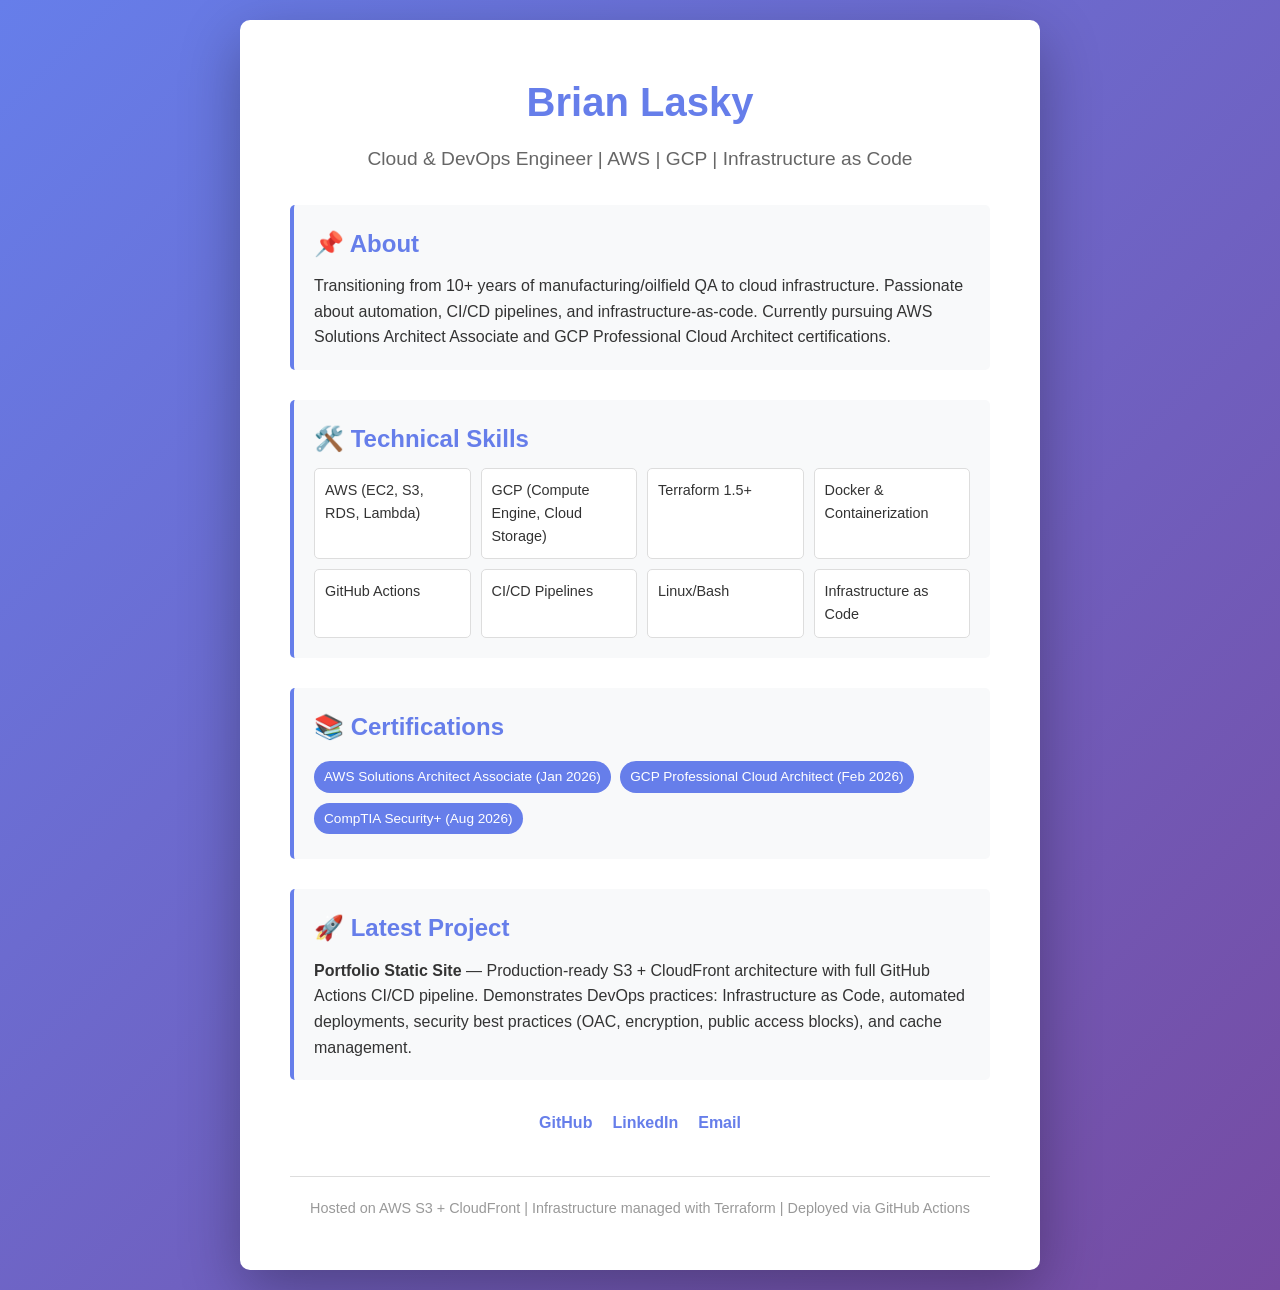
<file: infrastructure/src/index.html>
<!DOCTYPE html>
<html lang="en">
<head>
    <meta charset="UTF-8">
    <meta name="viewport" content="width=device-width, initial-scale=1.0">
    <title>Brian Lasky | Cloud & DevOps Engineer</title>
    <style>
        * {
            margin: 0;
            padding: 0;
            box-sizing: border-box;
        }

        body {
            font-family: -apple-system, BlinkMacSystemFont, 'Segoe UI', Roboto, Oxygen, Ubuntu, Cantarell, sans-serif;
            line-height: 1.6;
            color: #333;
            background: linear-gradient(135deg, #667eea 0%, #764ba2 100%);
            min-height: 100vh;
            display: flex;
            align-items: center;
            justify-content: center;
            padding: 20px;
        }

        .container {
            max-width: 800px;
            background: white;
            border-radius: 10px;
            box-shadow: 0 20px 60px rgba(0, 0, 0, 0.3);
            padding: 50px;
            text-align: center;
        }

        h1 {
            font-size: 2.5em;
            margin-bottom: 10px;
            color: #667eea;
        }

        .subtitle {
            font-size: 1.2em;
            color: #666;
            margin-bottom: 30px;
        }

        .section {
            text-align: left;
            margin: 30px 0;
            padding: 20px;
            background: #f8f9fa;
            border-left: 4px solid #667eea;
            border-radius: 5px;
        }

        .section h2 {
            color: #667eea;
            margin-bottom: 10px;
        }

        .skill-list {
            display: grid;
            grid-template-columns: repeat(auto-fit, minmax(150px, 1fr));
            gap: 10px;
            margin-top: 10px;
        }

        .skill {
            background: white;
            padding: 10px;
            border-radius: 5px;
            font-size: 0.9em;
            border: 1px solid #ddd;
        }

        .links {
            display: flex;
            gap: 20px;
            justify-content: center;
            margin-top: 30px;
            flex-wrap: wrap;
        }

        a {
            color: #667eea;
            text-decoration: none;
            font-weight: 600;
            transition: color 0.3s;
        }

        a:hover {
            color: #764ba2;
        }

        .badge {
            display: inline-block;
            background: #667eea;
            color: white;
            padding: 5px 10px;
            border-radius: 20px;
            font-size: 0.85em;
            margin: 5px 5px 5px 0;
        }

        .footer {
            margin-top: 40px;
            padding-top: 20px;
            border-top: 1px solid #ddd;
            font-size: 0.9em;
            color: #999;
        }
    </style>
</head>
<body>
    <div class="container">
        <h1>Brian Lasky</h1>
        <p class="subtitle">Cloud & DevOps Engineer | AWS | GCP | Infrastructure as Code</p>

        <div class="section">
            <h2>📌 About</h2>
            <p>Transitioning from 10+ years of manufacturing/oilfield QA to cloud infrastructure. Passionate about automation, CI/CD pipelines, and infrastructure-as-code. Currently pursuing AWS Solutions Architect Associate and GCP Professional Cloud Architect certifications.</p>
        </div>

        <div class="section">
            <h2>🛠️ Technical Skills</h2>
            <div class="skill-list">
                <div class="skill">AWS (EC2, S3, RDS, Lambda)</div>
                <div class="skill">GCP (Compute Engine, Cloud Storage)</div>
                <div class="skill">Terraform 1.5+</div>
                <div class="skill">Docker & Containerization</div>
                <div class="skill">GitHub Actions</div>
                <div class="skill">CI/CD Pipelines</div>
                <div class="skill">Linux/Bash</div>
                <div class="skill">Infrastructure as Code</div>
            </div>
        </div>

        <div class="section">
            <h2>📚 Certifications</h2>
            <p>
                <span class="badge">AWS Solutions Architect Associate (Jan 2026)</span>
                <span class="badge">GCP Professional Cloud Architect (Feb 2026)</span>
                <span class="badge">CompTIA Security+ (Aug 2026)</span>
            </p>
        </div>

        <div class="section">
            <h2>🚀 Latest Project</h2>
            <p><strong>Portfolio Static Site</strong> — Production-ready S3 + CloudFront architecture with full GitHub Actions CI/CD pipeline. Demonstrates DevOps practices: Infrastructure as Code, automated deployments, security best practices (OAC, encryption, public access blocks), and cache management.</p>
        </div>

        <div class="links">
            <a href="https://github.com" target="_blank">GitHub</a>
            <a href="https://linkedin.com" target="_blank">LinkedIn</a>
            <a href="mailto:your.email@example.com">Email</a>
        </div>

        <div class="footer">
            <p>Hosted on AWS S3 + CloudFront | Infrastructure managed with Terraform | Deployed via GitHub Actions</p>
        </div>
    </div>
</body>
</html>
</file>
